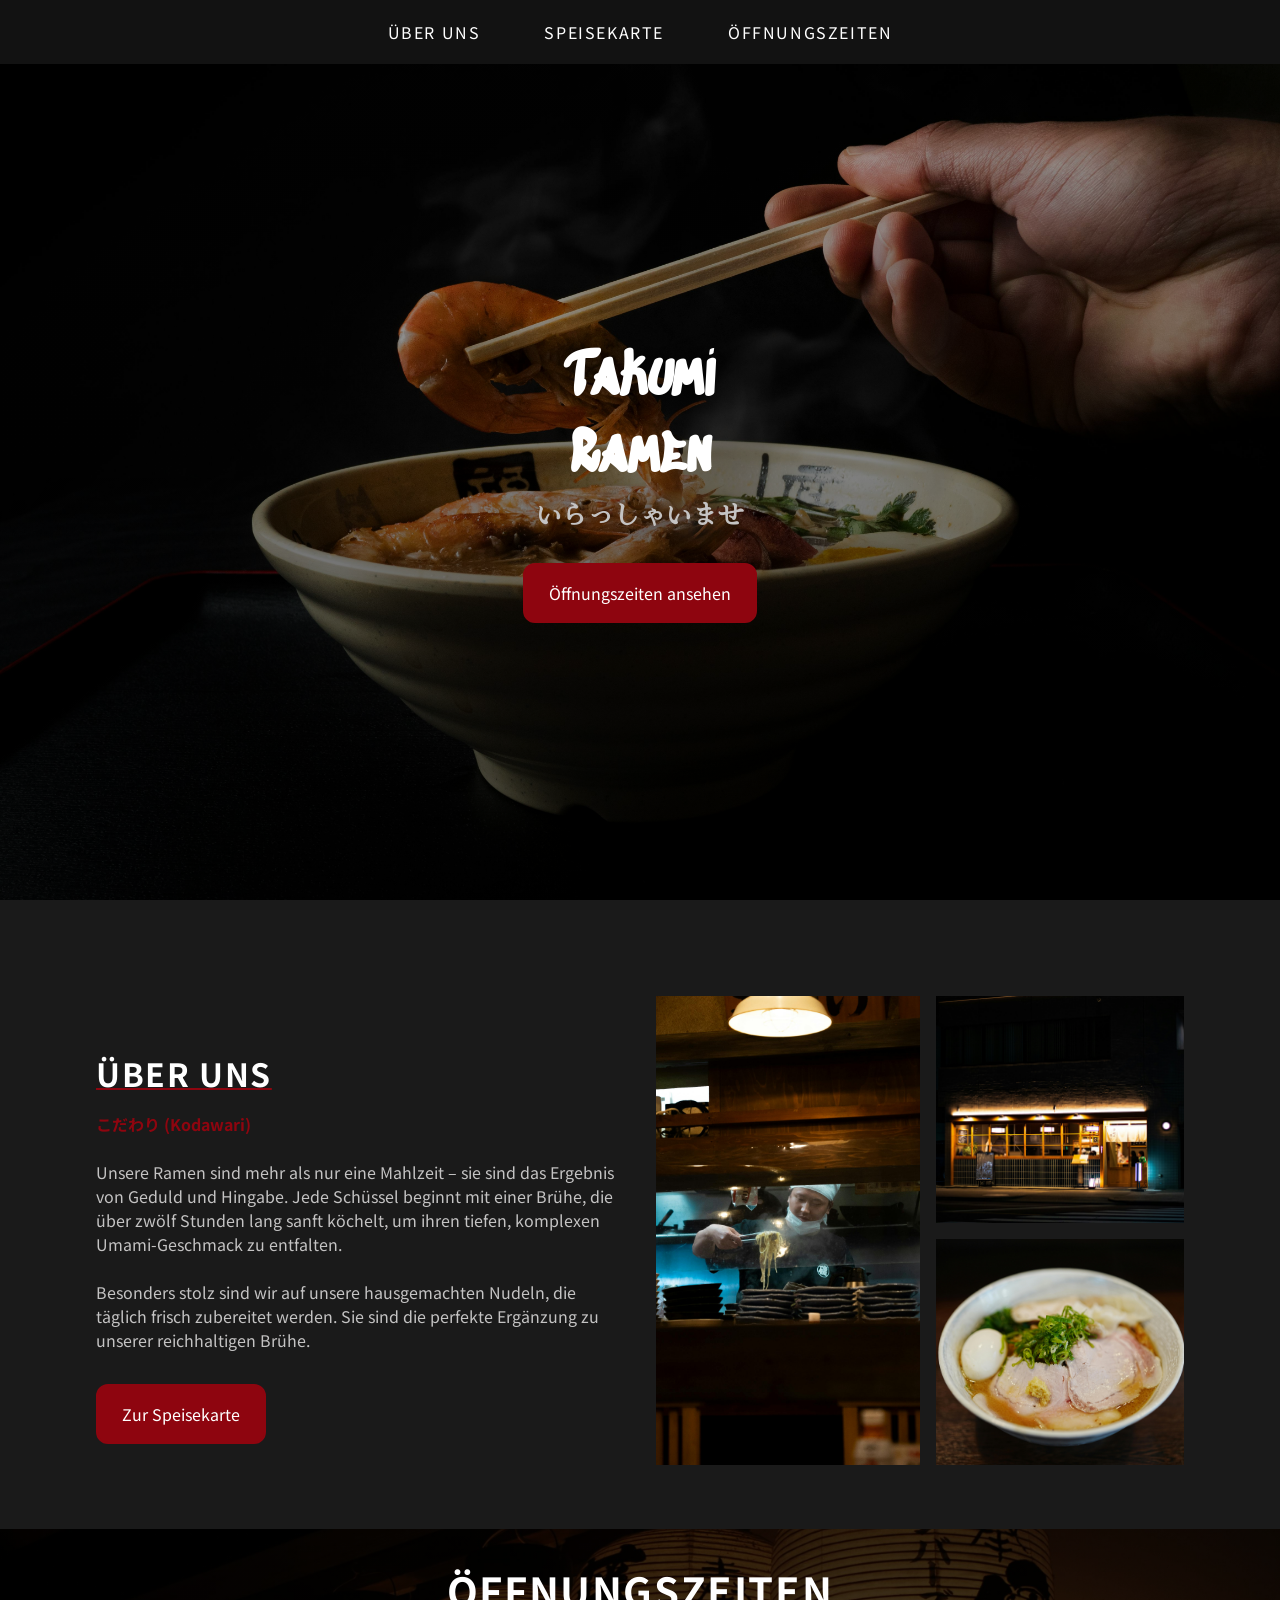
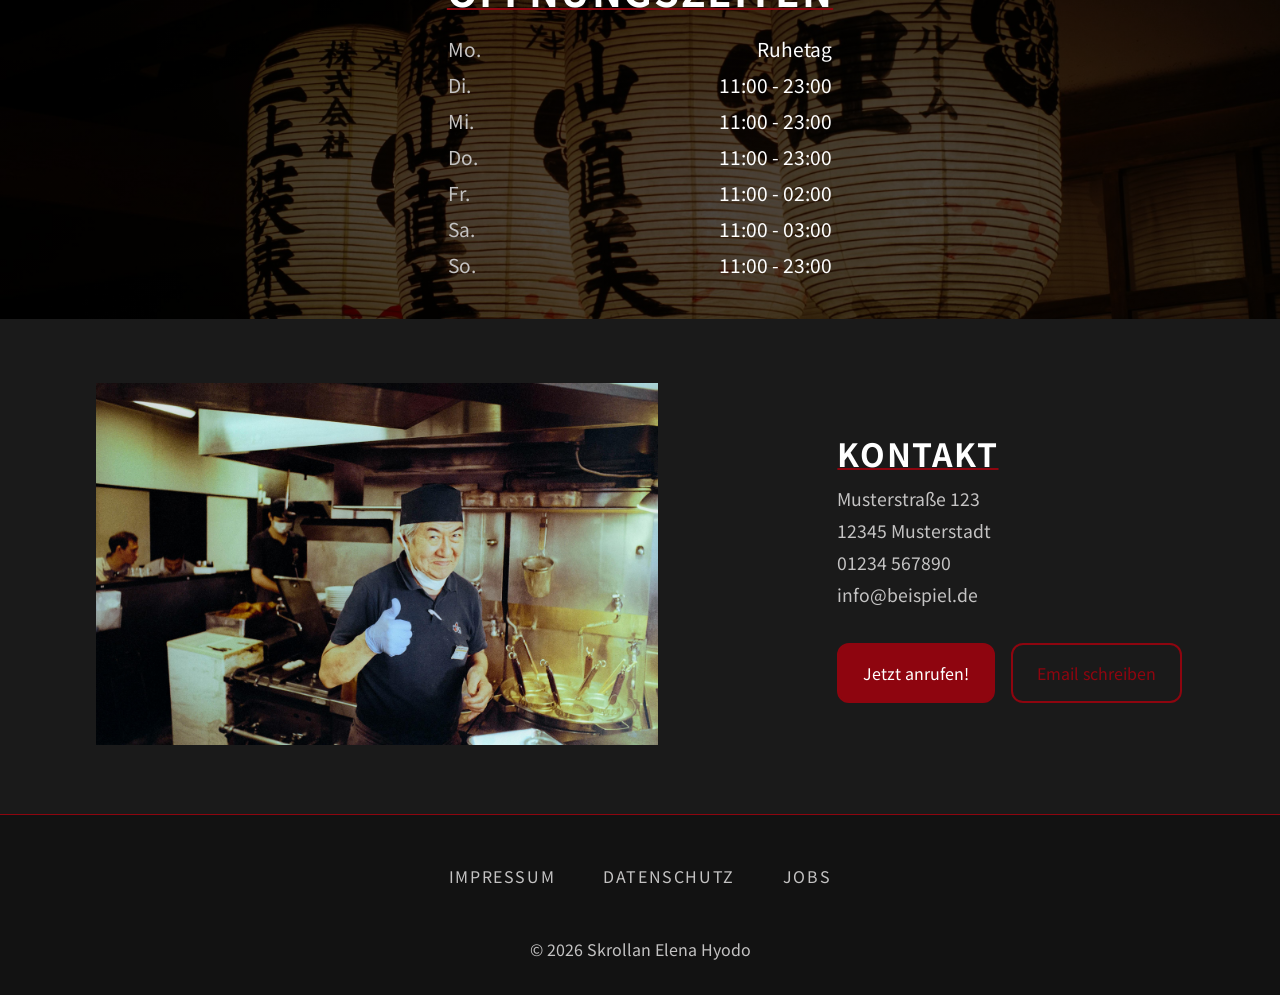
<file: index.html>
<!doctype html>
<html lang="de">
  <head>
    <meta charset="UTF-8" />
    <meta name="viewport" content="width=device-width, initial-scale=1.0" />
    <title>Takumi Restaurant</title>
    <link rel="stylesheet" href="style.css" />
    <link rel="icon" href="assets/icons8-nudeln-16.png" type="image/png" />
  </head>
  <body>
    <!-- ---- Navbar ---- -->
    <nav class="navbar">
      <ul class="navList">
        <li>
          <a href="#">Über uns</a>
        </li>
        <li>
          <a href="menu.html">Speise<wbr />karte</a>
        </li>
        <li>
          <a href="#">Öffnungs<wbr />zeiten</a>
        </li>
      </ul>
    </nav>

    <!-- ---- Hero Section ---- -->
    <section class="heroSection">
      <h1 class="title">
        Takumi <br />
        Ramen
      </h1>
      <p class="subtitle">いらっしゃいませ</p>
      <a class="heroAction button" href="#"><p>Öffnungszeiten ansehen</p></a>
    </section>

    <!-- ---- About Section ---- -->
    <section id="about" class="aboutSection container">
      <div class="aboutContent">
        <h2 class="heading underline">Über uns</h2>
        <p class="aboutText">
          <span class="kodawariText">こだわり (Kodawari)</span><br /><br />
          Unsere Ramen sind mehr als nur eine Mahlzeit – sie sind das Ergebnis
          von Geduld und Hingabe. Jede Schüssel beginnt mit einer Brühe, die
          über zwölf Stunden lang sanft köchelt, um ihren tiefen, komplexen
          Umami-Geschmack zu entfalten.
          <br /><br />
          Besonders stolz sind wir auf unsere hausgemachten Nudeln, die täglich
          frisch zubereitet werden. Sie sind die perfekte Ergänzung zu unserer
          reichhaltigen Brühe.
        </p>
        <p>
          <a class="aboutAction button" href="menu.html">Zur Speisekarte</a>
        </p>
      </div>

      <div class="aboutImages">
        <img
          src="assets/preview (3).jpg"
          alt="Laden außen Ansicht"
          class="aboutImage aboutImageLarge"
        />
        <div class="aboutImagesSmall">
          <img
            src="assets/preview (1).jpg"
            alt="Laden außen Ansicht"
            class="aboutImage"
          />
          <img
            src="assets/preview (2).jpg"
            alt="Ramen in Schüssel"
            class="aboutImage"
          />
        </div>
      </div>
    </section>

    <!-- ---- opening hours ---- -->
    <section id="open" class="backgroundContainer">
      <h2 class="openHeader underline">Öffnungszeiten</h2>
      <div class="hours">
        <p class="weekdays">Mo.<span class="times">Ruhetag</span></p>
        <p class="weekdays">Di.<span class="times">11:00 - 23:00</span></p>
        <p class="weekdays">Mi.<span class="times">11:00 - 23:00</span></p>
        <p class="weekdays">Do.<span class="times">11:00 - 23:00</span></p>
        <p class="weekdays">Fr.<span class="times">11:00 - 02:00</span></p>
        <p class="weekdays">Sa.<span class="times">11:00 - 03:00</span></p>
        <p class="weekdays">So.<span class="times">11:00 - 23:00</span></p>
      </div>
    </section>

    <section class="contactSection container">
      <div class="contactImage">
        <img
          src="assets/use.jpg"
          alt="Ein Sympathischer Mitarbeiter des Restaurants"
          class="contactImage"
        />
      </div>
      <div class="contactInfo">
        <h2 class="contactHeader underline">Kontakt</h2>
        <p class="contactText">
          Musterstraße 123 <br />
          12345 Musterstadt <br />
          01234 567890 <br />
          info@beispiel.de
        </p>
        <div class="actionButtons">
          <a class="contactAction button" href="tel:01234567890"
            ><p>Jetzt anrufen!</p></a
          >
          <a class="contactinvertedAction button" href="mailto:info@beispiel.de"
            ><p>Email schreiben</p></a
          >
        </div>
      </div>
    </section>
    <footer class="footer">
      <div class="footerLinks">
        <a href="#" class="footerlink">Impressum</a>
        <a href="datenschutz.html" class="footerlink">Datenschutz</a>
        <a href="#" class="footerlink">Jobs</a>
      </div>
      <div class="copyright">
        <p class="copyrightText">
          &copy; 2026
          <a href="https://github.com/Schokett" class="copyrightLink"
            >Skrollan Elena Hyodo</a
          >
        </p>
      </div>
    </footer>
  </body>
</html>
</file>
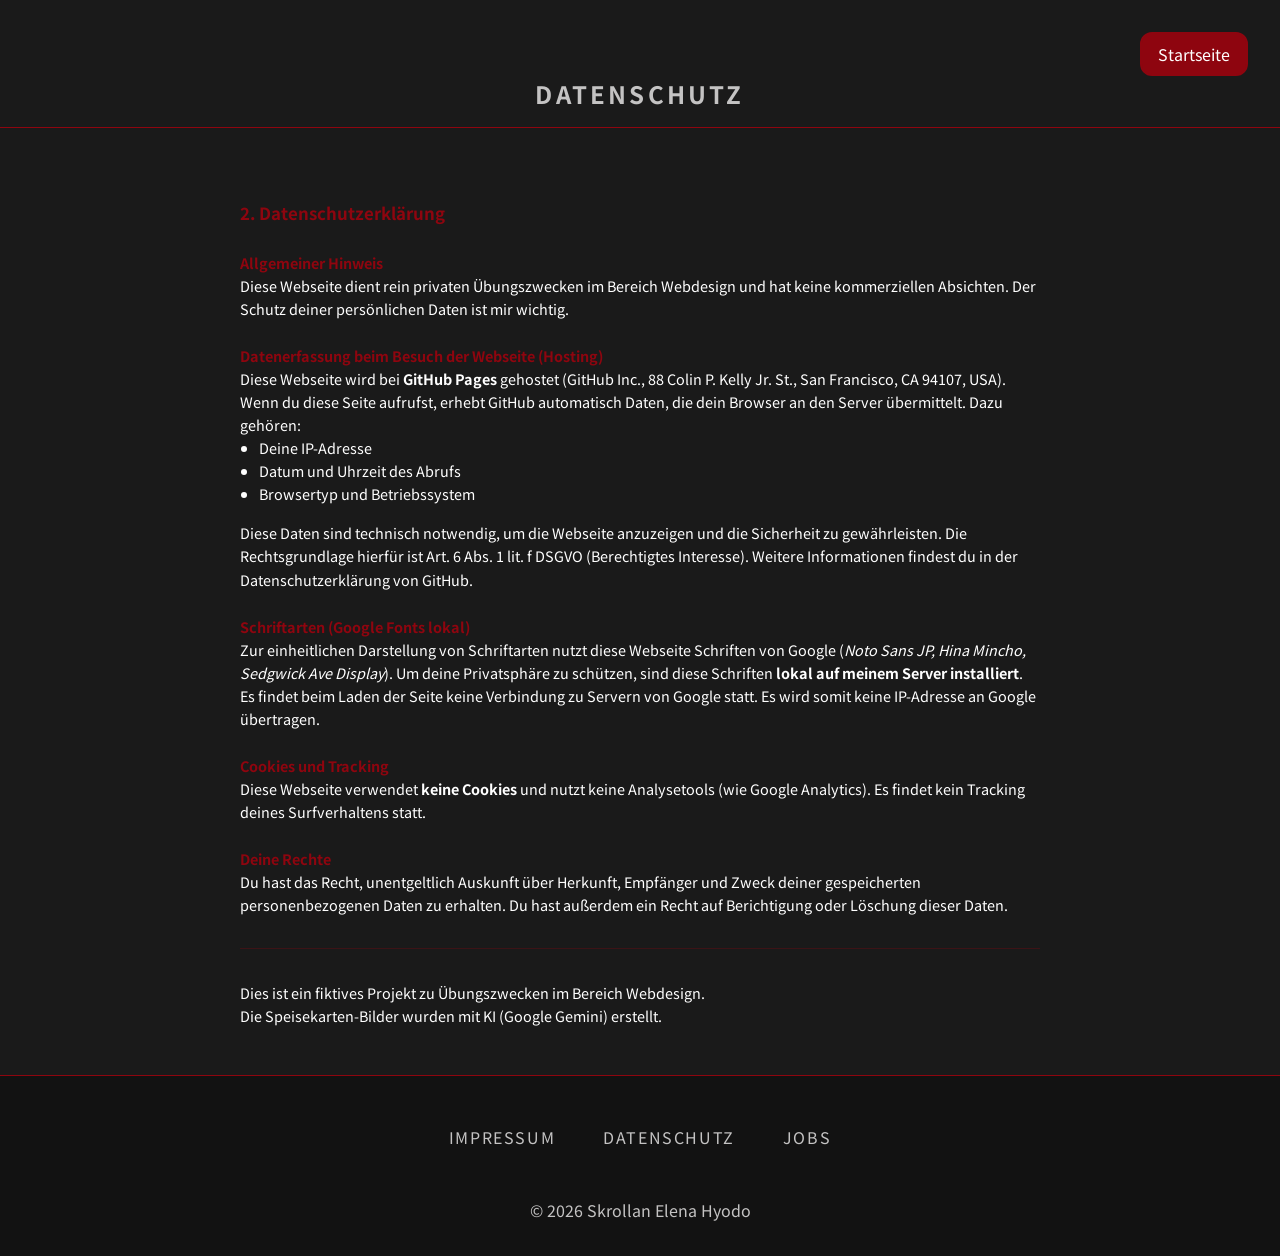
<file: datenschutz.html>
<!doctype html>
<html lang="de">
  <head>
    <meta charset="UTF-8" />
    <meta name="viewport" content="width=device-width, initial-scale=1.0" />
    <title>Takumi Speisekarte</title>
    <link rel="stylesheet" href="styleMenu.css" />
    <link rel="icon" href="assets/icons8-nudeln-16.png" type="image/png" />
    <link rel="stylesheet" href="styleDatenschutz.css" />
  </head>
  <body>
    <section class="home">
      <a href="index.html" class="homesite button">Startseite</a>
    </section>

    <div class="nav">
      <h1 class="header">Datenschutz</h1>
    </div>

    <div class="disclaimerContainer">
      <div class="privacy-policy">
        <h3>2. Datenschutzerklärung</h3>

        <h4>Allgemeiner Hinweis</h4>
        <p>
          Diese Webseite dient rein privaten Übungszwecken im Bereich Webdesign
          und hat keine kommerziellen Absichten. Der Schutz deiner persönlichen
          Daten ist mir wichtig.
        </p>

        <h4>Datenerfassung beim Besuch der Webseite (Hosting)</h4>
        <p>
          Diese Webseite wird bei <strong>GitHub Pages</strong> gehostet (GitHub
          Inc., 88 Colin P. Kelly Jr. St., San Francisco, CA 94107, USA). Wenn
          du diese Seite aufrufst, erhebt GitHub automatisch Daten, die dein
          Browser an den Server übermittelt. Dazu gehören:
        </p>
        <ul>
          <li>Deine IP-Adresse</li>
          <li>Datum und Uhrzeit des Abrufs</li>
          <li>Browsertyp und Betriebssystem</li>
        </ul>
        <p>
          Diese Daten sind technisch notwendig, um die Webseite anzuzeigen und
          die Sicherheit zu gewährleisten. Die Rechtsgrundlage hierfür ist Art.
          6 Abs. 1 lit. f DSGVO (Berechtigtes Interesse). Weitere Informationen
          findest du in der Datenschutzerklärung von GitHub.
        </p>

        <h4>Schriftarten (Google Fonts lokal)</h4>
        <p>
          Zur einheitlichen Darstellung von Schriftarten nutzt diese Webseite
          Schriften von Google (<em
            >Noto Sans JP, Hina Mincho, Sedgwick Ave Display</em
          >). Um deine Privatsphäre zu schützen, sind diese Schriften
          <strong>lokal auf meinem Server installiert</strong>. Es findet beim
          Laden der Seite keine Verbindung zu Servern von Google statt. Es wird
          somit keine IP-Adresse an Google übertragen.
        </p>

        <h4>Cookies und Tracking</h4>
        <p>
          Diese Webseite verwendet <strong>keine Cookies</strong> und nutzt
          keine Analysetools (wie Google Analytics). Es findet kein Tracking
          deines Surfverhaltens statt.
        </p>

        <h4>Deine Rechte</h4>
        <p>
          Du hast das Recht, unentgeltlich Auskunft über Herkunft, Empfänger und
          Zweck deiner gespeicherten personenbezogenen Daten zu erhalten. Du
          hast außerdem ein Recht auf Berichtigung oder Löschung dieser Daten.
        </p>
        <hr />
        <p class="disclaimer">
          Dies ist ein fiktives Projekt zu Übungszwecken im Bereich
          Webdesign.<br />
          Die Speisekarten-Bilder wurden mit KI (Google Gemini) erstellt.
        </p>
      </div>
    </div>

    <footer class="footer">
      <div class="footerLinks">
        <a href="#" class="footerlink">Impressum</a>
        <a href="#" class="footerlink">Datenschutz</a>
        <a href="#" class="footerlink">Jobs</a>
      </div>
      <div class="copyright">
        <p class="copyrightText">
          &copy; 2026
          <a href="https://github.com/Schokett" class="copyrightLink"
            >Skrollan Elena Hyodo</a
          >
        </p>
      </div>
    </footer>
  </body>
</html>
</file>
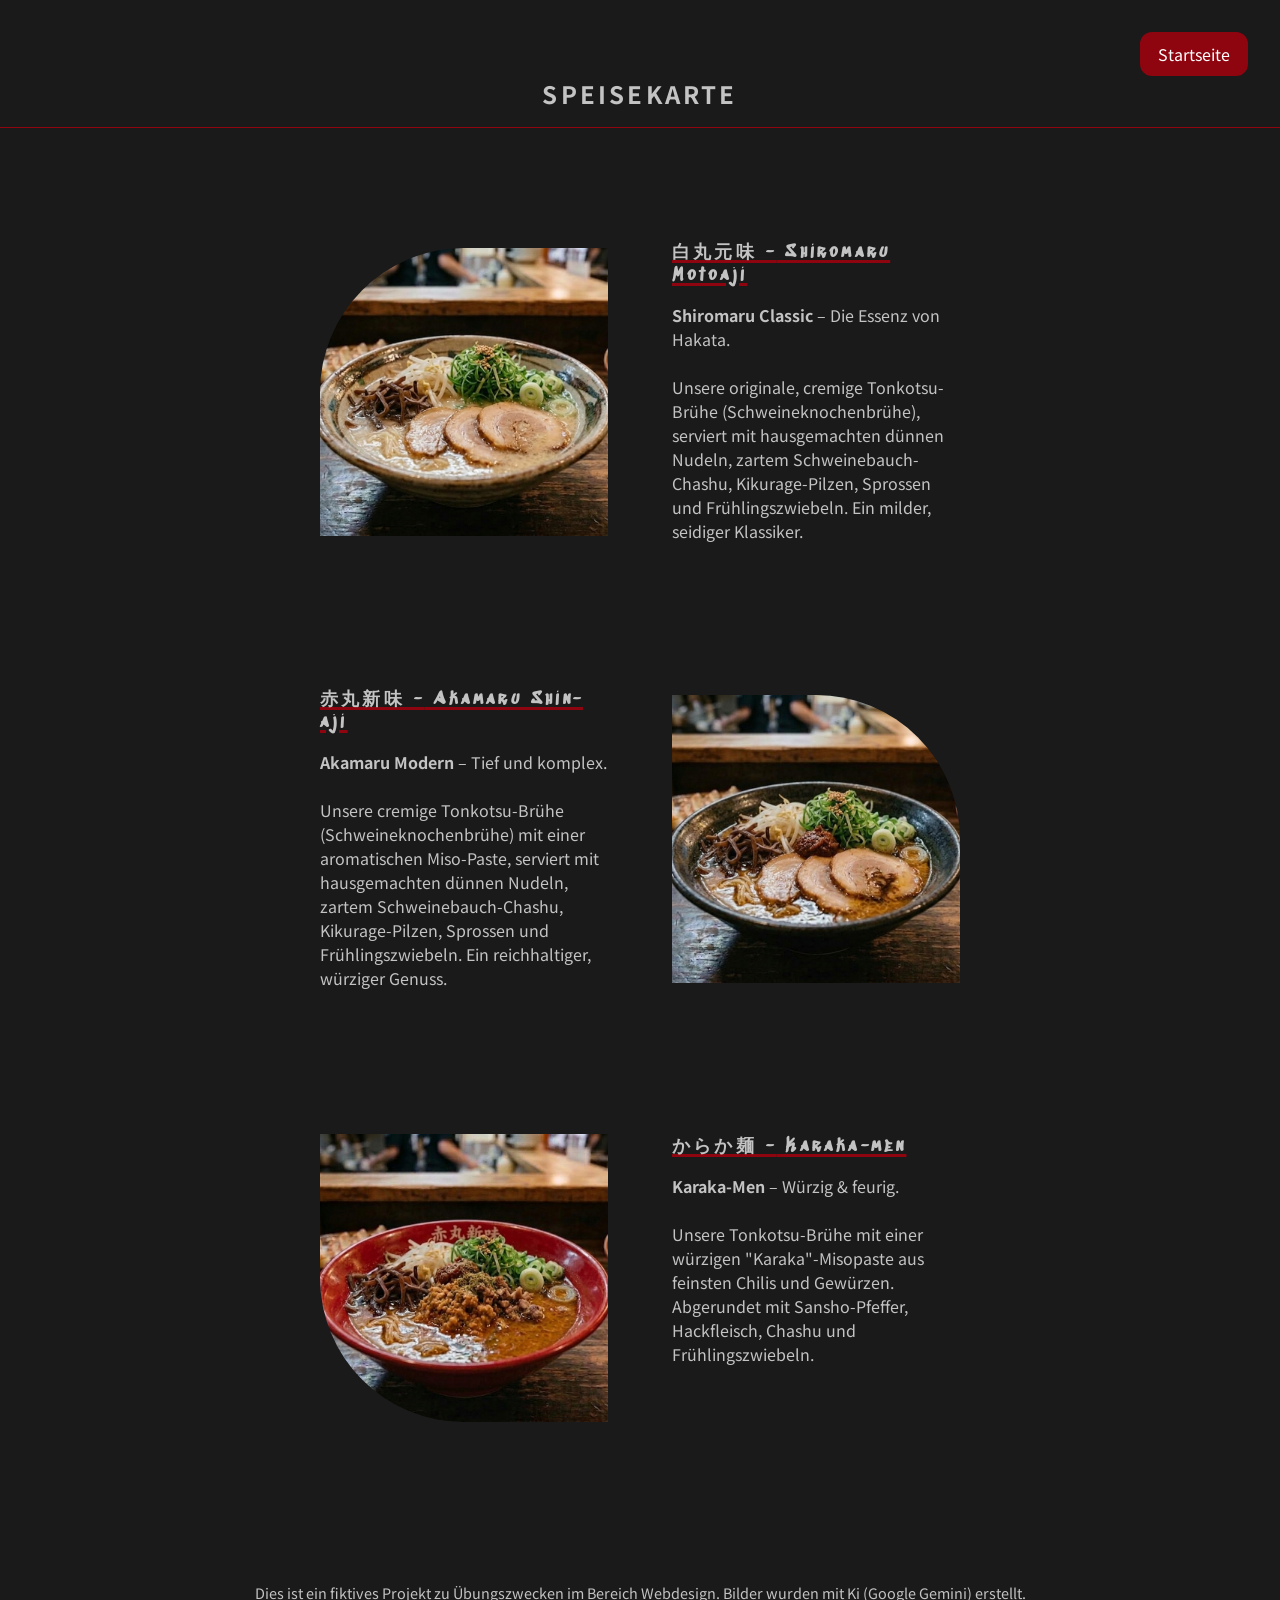
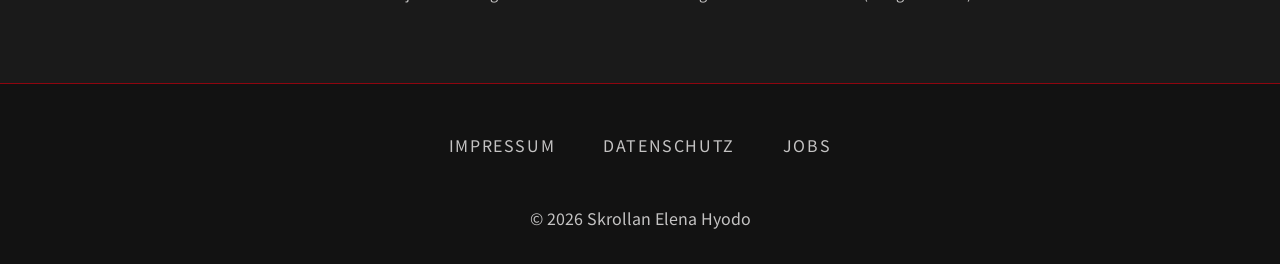
<file: menu.html>
<!doctype html>
<html lang="de">
  <head>
    <meta charset="UTF-8" />
    <meta name="viewport" content="width=device-width, initial-scale=1.0" />
    <title>Takumi Speisekarte</title>
    <link rel="stylesheet" href="styleMenu.css" />
    <link rel="icon" href="assets/icons8-nudeln-16.png" type="image/png" />
  </head>
  <body>
    <section class="home">
      <a href="index.html" class="homesite button">Startseite</a>
    </section>

    <div class="nav">
    <h1 class="header">Speisekarte</h1>
    </div>

    <section class="speisekarteSection">
      
      <div class="speisekarte first">
        <div class="image"><img src="assets/ramen1.png" alt="Shiromaru Motoaji Ramen" class="img first"></div>
        <div class="content">
        <h2 class="recip">白丸元味 -<wbr /> Shiromaru Motoaji</h2>
        <p class="description">
          <strong>Shiromaru Classic</strong> – Die Essenz von Hakata.</br></br>
          Unsere originale, cremige Tonkotsu-Brühe (Schweineknochenbrühe),
          serviert mit hausgemachten dünnen Nudeln, zartem Schweinebauch-Chashu,
          Kikurage-Pilzen, Sprossen und Frühlingszwiebeln. Ein milder, seidiger
          Klassiker.
        </p>
      </div>
       </div>
       <div class="speisekarte second">
      <div class="content"><h2 class="recip">赤丸新味 -<wbr /> Akamaru Shin-aji</h2>
        <p class="description">
          <strong>Akamaru Modern</strong> – Tief und komplex.</br></br>
          Unsere cremige Tonkotsu-Brühe (Schweineknochenbrühe) mit einer
          aromatischen Miso-Paste, serviert mit hausgemachten dünnen Nudeln,
          zartem Schweinebauch-Chashu, Kikurage-Pilzen, Sprossen und
          Frühlingszwiebeln. Ein reichhaltiger, würziger Genuss.
        </p>
    </div>
    <div class="image"><img src="assets/ramen2.png" alt="Akamaru Shin-aji Ramen" class="img second"></div>
    </div>
     
    
    <div class="speisekarte third">
      <div class="image"><img src="assets/ramen3.png" alt="Karaka-men Ramen" class="img third"></div>
      <div class="content"><h2 class="recip">からか麺 -<wbr /> Karaka-men</h2>
        <p class="description">
          <strong>Karaka-Men</strong> – Würzig & feurig.</br></br>
          Unsere Tonkotsu-Brühe mit einer würzigen "Karaka"-Misopaste aus feinsten Chilis und Gewürzen. 
          Abgerundet mit Sansho-Pfeffer, Hackfleisch, Chashu und Frühlingszwiebeln.
        </p>
      </div>
        </div>
    </section>

    <div class="disclaimerContainer">
        <p class="disclaimer">Dies ist ein fiktives Projekt zu Übungszwecken im Bereich Webdesign. 
            Bilder wurden mit Ki (Google Gemini) erstellt.</p>
    </div>

    <footer class="footer">
      <div class="footerLinks">
        <a href="#" class="footerlink">Impressum</a>
        <a href="datenschutz.html" class="footerlink">Datenschutz</a>
        <a href="#" class="footerlink">Jobs</a>
      </div>
      <div class="copyright">
        <p class="copyrightText">
          &copy; 2026
          <a href="https://github.com/Schokett" class="copyrightLink"
            >Skrollan Elena Hyodo</a
          >
        </p>
      </div>
    </footer>

    
  </body>
</html>
</file>
<file: style.css>
/* noto-sans-jp-regular - japanese_latin */
@font-face {
  font-display: swap; /* Check https://developer.mozilla.org/en-US/docs/Web/CSS/@font-face/font-display for other options. */
  font-family: "Noto Sans JP";
  font-style: normal;
  font-weight: 400;
  src: url("assets/fonts/noto-sans-jp-v56-japanese_latin/noto-sans-jp-v56-japanese_latin-regular.woff2")
    format("woff2"); /* Chrome 36+, Opera 23+, Firefox 39+, Safari 12+, iOS 10+ */
}
/* noto-sans-jp-700 - japanese_latin */
@font-face {
  font-display: swap; /* Check https://developer.mozilla.org/en-US/docs/Web/CSS/@font-face/font-display for other options. */
  font-family: "Noto Sans JP";
  font-style: normal;
  font-weight: 700;
  src: url("assets/fonts/noto-sans-jp-v56-japanese_latin/noto-sans-jp-v56-japanese_latin-700.woff2")
    format("woff2"); /* Chrome 36+, Opera 23+, Firefox 39+, Safari 12+, iOS 10+ */
}
/* hina-mincho-regular - japanese_latin */
@font-face {
  font-display: swap; /* Check https://developer.mozilla.org/en-US/docs/Web/CSS/@font-face/font-display for other options. */
  font-family: "Hina Mincho";
  font-style: normal;
  font-weight: 400;
  src: url("assets/fonts/hina-mincho-v16-japanese_latin/hina-mincho-v16-japanese_latin-regular.woff2")
    format("woff2"); /* Chrome 36+, Opera 23+, Firefox 39+, Safari 12+, iOS 10+ */
}
/* sedgwick-ave-display-regular - latin */
@font-face {
  font-display: swap; /* Check https://developer.mozilla.org/en-US/docs/Web/CSS/@font-face/font-display for other options. */
  font-family: "Sedgwick Ave Display";
  font-style: normal;
  font-weight: 400;
  src: url("assets/fonts/sedgwick-ave-display-v23-latin/sedgwick-ave-display-v23-latin-regular.woff2")
    format("woff2"); /* Chrome 36+, Opera 23+, Firefox 39+, Safari 12+, iOS 10+ */
}

* {
  margin: 0;
  padding: 0;
}
:root {
  --primary-color: #8e050f;
  --secondary-color: #303030;
  --gray-color: #c4c3c3;
  --white-color: #fff;
  --font-family: "Noto Sans JP", sans-serif;
  scroll-behavior: smooth;
}
body {
  font-family: var(--font-family);
  background-color: #1a1a1a;
  color: var(--gray-color);
}
/* ---- Navbar ---- */
.navbar ul {
  list-style-type: none;
  display: flex;
  flex-direction: row;
  justify-content: center;
  gap: 1rem;
  align-items: center;
  background-color: #121212;
  text-transform: uppercase;
  letter-spacing: 0.1rem;
  font-size: 0.8rem;
  text-align: center;
  height: 4rem;

  li a {
    transition: color 0.3s ease-in-out;
  }
  li a:hover {
    color: var(--primary-color);
  }
}
.navList a {
  text-decoration: none;
  color: var(--white-color);
}
/* ---- Hero Section ---- */
.heroSection {
  background-image:
    linear-gradient(0deg, rgba(0, 0, 0, 0.7), rgba(0, 0, 0, 0.3)),
    url("assets/ramen.jpg");
  background-size: cover;
  background-position: center;
  background-repeat: no-repeat;
  position: relative;
  display: flex;
  width: 100%;
  height: calc(100vh - 4rem);
  flex-wrap: wrap;
  flex-direction: column;
  align-items: center;
  text-align: center;
  justify-content: center;
  font-family: "Sedgwick Ave Display", cursive;
  color: var(--white-color);
  font-size: clamp(1.5rem, 3vw, 4rem);
  font-weight: bold;
  .title {
    line-height: clamp(3rem, 6vw, 8rem);
  }
  .subtitle {
    font-family: "Hina Mincho", serif;
    font-size: clamp(1rem, 2vw, 3rem);
    color: var(--gray-color);
  }
}
.heroAction {
  margin-top: 2rem;
  justify-content: center;
  align-items: center;
}
a.button {
  display: flex;
  text-decoration: none;
  color: var(--white-color);
  font-weight: normal;
  background-color: var(--primary-color);
  border: solid 2px var(--primary-color);
  padding: 1rem 1.5rem;
  font-size: clamp(1rem, 1vw, 1.1rem);
  border-radius: 12px;
  font-family: var(--font-family);
  transition: all 0.2s ease-out;
  width: fit-content;
}
.button:hover {
  background-color: transparent;
  color: var(--primary-color);
}
/* ---- About Section ----*/
.underline {
  text-decoration: underline var(--primary-color) 0.1rem;
  letter-spacing: 0.1rem;
  text-transform: uppercase;
  color: var(--white-color);
}
.aboutSection {
  display: grid;
  gap: 2rem;
  .heading {
    margin: 2rem 0 1rem 0;
    font-size: clamp(2rem, 2.5vw, 3rem);
  }
  .aboutText {
    font-size: 0.9rem;
    color: var(--gray-color);
  }
  .kodawariText {
    color: var(--primary-color);
    font-weight: bold;
  }
  .aboutAction {
    margin-top: 2rem;
    justify-content: left;
  }
}
.aboutImages {
  width: 100%;
  display: flex;
  gap: 0.5rem;
}
.aboutImage {
  width: 100%;
  height: 100%;
  object-fit: cover;
}
.aboutImagesSmall {
  display: flex;
  flex-direction: column;
  gap: 0.5rem;
  object-fit: cover;
}
.aboutImageLarge {
  min-width: 50%;
}
.container {
  max-width: 85%;
  margin: 0 auto;
}
/* ---- opening hours ----*/
.backgroundContainer {
  background-image:
    linear-gradient(0deg, rgba(0, 0, 0, 0.7), rgba(0, 0, 0, 0.7)),
    url("assets/open.jpg");
  background-size: cover;
  background-position: center;
  background-repeat: no-repeat;
  margin-top: 4rem;
  text-align: center;
  padding-bottom: 2rem;
}
.openHeader {
  padding-top: 2rem;
  font-size: 1em;
}
.weekdays {
  color: var(--gray-color);
  width: 10rem;
  display: flex;
  justify-content: space-between;
}
.hours {
  color: var(--white-color);
  display: flex;
  flex-direction: column;
  align-items: center;
  justify-content: center;
  width: 100%;
  margin-top: 1rem;
}
.times {
  color: var(--white-color);
}
/* ---- contact ----*/
.contactImage {
  width: 90%;
  height: auto;
  object-fit: cover;
  align-self: center;
}
.contactSection {
  display: grid;
  gap: 3rem;
  padding: 4rem 0;
}
.contactInfo {
  text-align: left;
  align-self: center;
}
.actionButtons {
  display: flex;
  flex-direction: column;
  gap: 1rem;
}
.contactText {
  padding-bottom: 2rem;
  line-height: 2rem;
  font-size: 1.1rem;
  color: var(--gray-color);
}
a.button.contactinvertedAction {
  background-color: transparent;
  color: var(--primary-color);
}
a.button.contactinvertedAction:hover {
  background-color: var(--primary-color);
  color: var(--white-color);
}
.contactHeader {
  padding-bottom: 0.4rem;
  font-size: clamp(2rem, 2.5vw, 3rem);
}

/* ---- Footer ----*/
.footer {
  background-color: #121212;
  text-align: center;
  display: grid;
  gap: 2rem;
  min-height: 20vh;
  border-top: 0.1rem solid var(--primary-color);
}
.footerLinks {
  margin-top: 2rem;
  display: grid;
  gap: 1rem;
  align-self: center;
  .footerlink {
    text-decoration: none;
    color: #c4c3c3;
    text-transform: uppercase;
    letter-spacing: 0.1rem;
    position: relative;
  }
  .footerlink::after {
    content: "";
    position: absolute;
    width: 0;
    height: 1px;
    bottom: 0;
    left: 0;
    background-color: var(--primary-color);
    transition: width 0.3s ease-in-out;
  }
  .footerlink:hover::after {
    width: 100%;
  }
}

/* ---- Responsive Designs ----*/
@media only screen and (min-width: 600px) {
  .navbar ul {
    gap: 2rem;
    font-size: 1rem;
  }
  .aboutSection {
    .aboutText {
      font-size: 1rem;
    }
  }
  .openHeader {
    font-size: 1.5em;
  }
  .weekdays {
    width: 15rem;
  }
  .aboutSection {
    grid-template-columns: 1fr 1fr;
    margin-top: 6rem;
    align-items: center;
  }
  .contactSection {
    grid-template-columns: 2fr 1fr;
  }
  .footerLinks {
    grid-auto-flow: column;
    grid-auto-columns: min-content;
    justify-content: center;
    gap: 3rem;

    a.footerlink {
      font-size: 1rem;
    }
  }
  .copyright {
    a.copyrightLink {
      text-decoration: none;
      color: var(--gray-color);
    }
  }
}
@media only screen and (min-width: 1000px) {
  .navbar ul {
    gap: 4rem;
  }
  .aboutSection {
    grid-template-columns: 1fr 1fr;
    margin-top: 6rem;
    align-items: center;
  }
  .aboutImages,
  .aboutImagesSmall {
    gap: 1rem;
  }
  .weekdays {
    width: 24rem;
    font-size: 1.2rem;
    margin-bottom: 0.5rem;
  }
  .openHeader {
    font-size: 2.5em;
  }
  .contactSection {
    grid-template-columns: 2fr 1fr;
  }
  .actionButtons {
    flex-direction: row;
    gap: 1rem;
  }
}
@media only screen and (min-width: 1400px) {
  .container {
    max-width: 1200px;
  }
}
</file>
<file: styleMenu.css>
/* noto-sans-jp-regular - japanese_latin */
@font-face {
  font-display: swap; /* Check https://developer.mozilla.org/en-US/docs/Web/CSS/@font-face/font-display for other options. */
  font-family: "Noto Sans JP";
  font-style: normal;
  font-weight: 400;
  src: url("assets/fonts/noto-sans-jp-v56-japanese_latin/noto-sans-jp-v56-japanese_latin-regular.woff2")
    format("woff2"); /* Chrome 36+, Opera 23+, Firefox 39+, Safari 12+, iOS 10+ */
}
/* noto-sans-jp-700 - japanese_latin */
@font-face {
  font-display: swap; /* Check https://developer.mozilla.org/en-US/docs/Web/CSS/@font-face/font-display for other options. */
  font-family: "Noto Sans JP";
  font-style: normal;
  font-weight: 700;
  src: url("assets/fonts/noto-sans-jp-v56-japanese_latin/noto-sans-jp-v56-japanese_latin-700.woff2")
    format("woff2"); /* Chrome 36+, Opera 23+, Firefox 39+, Safari 12+, iOS 10+ */
}
/* hina-mincho-regular - japanese_latin */
@font-face {
  font-display: swap; /* Check https://developer.mozilla.org/en-US/docs/Web/CSS/@font-face/font-display for other options. */
  font-family: "Hina Mincho";
  font-style: normal;
  font-weight: 400;
  src: url("assets/fonts/hina-mincho-v16-japanese_latin/hina-mincho-v16-japanese_latin-regular.woff2")
    format("woff2"); /* Chrome 36+, Opera 23+, Firefox 39+, Safari 12+, iOS 10+ */
}
/* sedgwick-ave-display-regular - latin */
@font-face {
  font-display: swap; /* Check https://developer.mozilla.org/en-US/docs/Web/CSS/@font-face/font-display for other options. */
  font-family: "Sedgwick Ave Display";
  font-style: normal;
  font-weight: 400;
  src: url("assets/fonts/sedgwick-ave-display-v23-latin/sedgwick-ave-display-v23-latin-regular.woff2")
    format("woff2"); /* Chrome 36+, Opera 23+, Firefox 39+, Safari 12+, iOS 10+ */
}
* {
  margin: 0;
  padding: 0;
}
:root {
  --primary-color: #8e050f;
  --secondary-color: #303030;
  --gray-color: #c4c3c3;
  --white-color: #fff;
  --font-family: "Noto Sans JP", sans-serif;
  scroll-behavior: smooth;
}
.disclaimerContainer {
  padding: 10rem 5rem 5rem 5rem;
  text-align: center;
  margin: auto;
  font-size: 0.9rem;
}
.description {
  text-align: end;
  margin: auto;
  font-size: 0.2rem;
}
body {
  font-family: var(--font-family);
  background-color: #1a1a1a;
  color: var(--gray-color);
}
.home {
  margin: 2rem 2rem 0 0;
  display: flex;
  justify-content: right;
}
a.homesite.button {
  display: flex;
  text-decoration: none;
  color: var(--white-color);
  font-weight: normal;
  background-color: var(--primary-color);
  border: solid 2px var(--primary-color);
  padding: 0.5rem 1rem;
  font-size: clamp(1rem, 1vw, 1.1rem);
  border-radius: 12px;
  font-family: var(--font-family);
  transition: all 0.2s ease-out;
  width: fit-content;
}
a.button:hover {
  background-color: transparent;
  color: var(--primary-color);
}
.speisekarteSection {
  width: 50%;
  text-align: center;
  margin: 0 auto;
  gap: 4rem;
  display: grid;
  margin-top: 2rem;
}
.speisekarte {
  display: grid;
  grid-template-columns: 1fr;
  text-align: left;
  gap: 4rem;
  padding-top: 5rem;
  grid-template-areas:
    "bild"
    "text";
}
.image {
  grid-area: bild;
  display: flex;
  justify-content: center;
  align-items: center;
  width: 100%;
}

.content {
  grid-area: text;
  display: flex;
  flex-direction: column;
  justify-content: center;
}
.img {
  width: 100%;
  max-width: 500px;
  height: auto;
  display: block;
  margin-left: auto;
  margin-right: auto;
  aspect-ratio: 1/1;
  object-fit: cover;
}
.img.first {
  border-radius: 9rem 0rem 0rem 0rem;
}
.img.second {
  border-radius: 0rem 9rem 0rem 0rem;
}
.img.third {
  border-radius: 0rem 0rem 0rem 9rem;
}
.recip {
  margin-left: 0 auto;
  text-decoration: underline var(--primary-color) 0.2rem;
  font-size: clamp(1.1rem, 1.4vw, 2rem);
  letter-spacing: 0.2rem;
  font-family: "Sedgwick Ave Display";
}
.description {
  margin-top: 1rem;
  font-size: clamp(1rem, 0.9vw, 1.4rem);
  text-align: left;
}
.nav {
  display: flex;
  justify-content: center;
  border-bottom: solid 0.1rem var(--primary-color);
  .header {
    font-size: clamp(1.5rem, 1.5vw, 2rem);
    letter-spacing: 0.2rem;
    text-transform: uppercase;
    margin-bottom: 1rem;
  }
}
/* ---- Footer ----*/
.footer {
  background-color: #121212;
  text-align: center;
  display: grid;
  gap: 2rem;
  min-height: 20vh;
  border-top: 0.1rem solid var(--primary-color);
}
.footerLinks {
  margin-top: 2rem;
  display: grid;
  gap: 1rem;
  align-self: center;
  .footerlink {
    text-decoration: none;
    color: #c4c3c3;
    text-transform: uppercase;
    letter-spacing: 0.1rem;
    position: relative;
  }
  .footerlink::after {
    content: "";
    position: absolute;
    width: 0;
    height: 1px;
    bottom: 0;
    left: 0;
    background-color: var(--primary-color);
    transition: width 0.3s ease-in-out;
  }
  .footerlink:hover::after {
    width: 100%;
  }
}
/* ---- Responsive Designs ----*/
@media only screen and (max-width: 550px) {
  a.homesite.button {
    display: flex;
    justify-content: center;
    margin: 0 auto;
  }
}
@media only screen and (min-width: 851px) {
  .speisekarte {
    grid-template-columns: 1fr 1fr;
    grid-template-areas: "bild text";
  }
  .speisekarte.second {
    grid-template-areas: "text bild";
  }
  .footerLinks {
    grid-auto-flow: column;
    grid-auto-columns: min-content;
    justify-content: center;
    gap: 3rem;

    a.footerlink {
      font-size: 1rem;
    }
  }
  .copyright {
    a.copyrightLink {
      text-decoration: none;
      color: var(--gray-color);
    }
  }
}
@media only screen and (max-width: 850px) {
  .speisekarte {
    grid-template-columns: 1fr;
    /* text-align: center; */
    gap: 1.5rem;
  }
  .recip {
    margin-top: 0.5rem;
  }
}
</file>
<file: styleDatenschutz.css>
/* noto-sans-jp-regular - japanese_latin */
@font-face {
  font-display: swap; /* Check https://developer.mozilla.org/en-US/docs/Web/CSS/@font-face/font-display for other options. */
  font-family: "Noto Sans JP";
  font-style: normal;
  font-weight: 400;
  src: url("assets/fonts/noto-sans-jp-v56-japanese_latin/noto-sans-jp-v56-japanese_latin-regular.woff2")
    format("woff2"); /* Chrome 36+, Opera 23+, Firefox 39+, Safari 12+, iOS 10+ */
}
/* noto-sans-jp-700 - japanese_latin */
@font-face {
  font-display: swap; /* Check https://developer.mozilla.org/en-US/docs/Web/CSS/@font-face/font-display for other options. */
  font-family: "Noto Sans JP";
  font-style: normal;
  font-weight: 700;
  src: url("assets/fonts/noto-sans-jp-v56-japanese_latin/noto-sans-jp-v56-japanese_latin-700.woff2")
    format("woff2"); /* Chrome 36+, Opera 23+, Firefox 39+, Safari 12+, iOS 10+ */
}
/* hina-mincho-regular - japanese_latin */
@font-face {
  font-display: swap; /* Check https://developer.mozilla.org/en-US/docs/Web/CSS/@font-face/font-display for other options. */
  font-family: "Hina Mincho";
  font-style: normal;
  font-weight: 400;
  src: url("assets/fonts/hina-mincho-v16-japanese_latin/hina-mincho-v16-japanese_latin-regular.woff2")
    format("woff2"); /* Chrome 36+, Opera 23+, Firefox 39+, Safari 12+, iOS 10+ */
}
/* sedgwick-ave-display-regular - latin */
@font-face {
  font-display: swap; /* Check https://developer.mozilla.org/en-US/docs/Web/CSS/@font-face/font-display for other options. */
  font-family: "Sedgwick Ave Display";
  font-style: normal;
  font-weight: 400;
  src: url("assets/fonts/sedgwick-ave-display-v23-latin/sedgwick-ave-display-v23-latin-regular.woff2")
    format("woff2"); /* Chrome 36+, Opera 23+, Firefox 39+, Safari 12+, iOS 10+ */
}
* {
  margin: 0;
  padding: 0;
}
:root {
  --primary-color: #8e050f;
  --secondary-color: #303030;
  --gray-color: #c4c3c3;
  --white-color: #fff;
  --font-main: "Noto Sans JP", sans-serif;
  scroll-behavior: smooth;
}
.disclaimerContainer {
  display: flex;
  flex-direction: column;
  text-align: left;
  max-width: 800px;
  margin: 2rem auto;
  padding: 1rem;
  color: var(--white-color);
  font-family: var(--font-main);
  line-height: 1.6;
}

.disclaimerContainer h3,
.disclaimerContainer h4 {
  color: var(--primary-color);
  margin-top: 1.5rem;
}

.disclaimerContainer hr {
  border: 0;
  border-top: 1px solid var(--primary-color);
  margin: 2rem 0;
  opacity: 0.3;
}

.disclaimerContainer ul {
  padding-left: 1.2rem;
  margin-bottom: 1rem;
}
</file>
